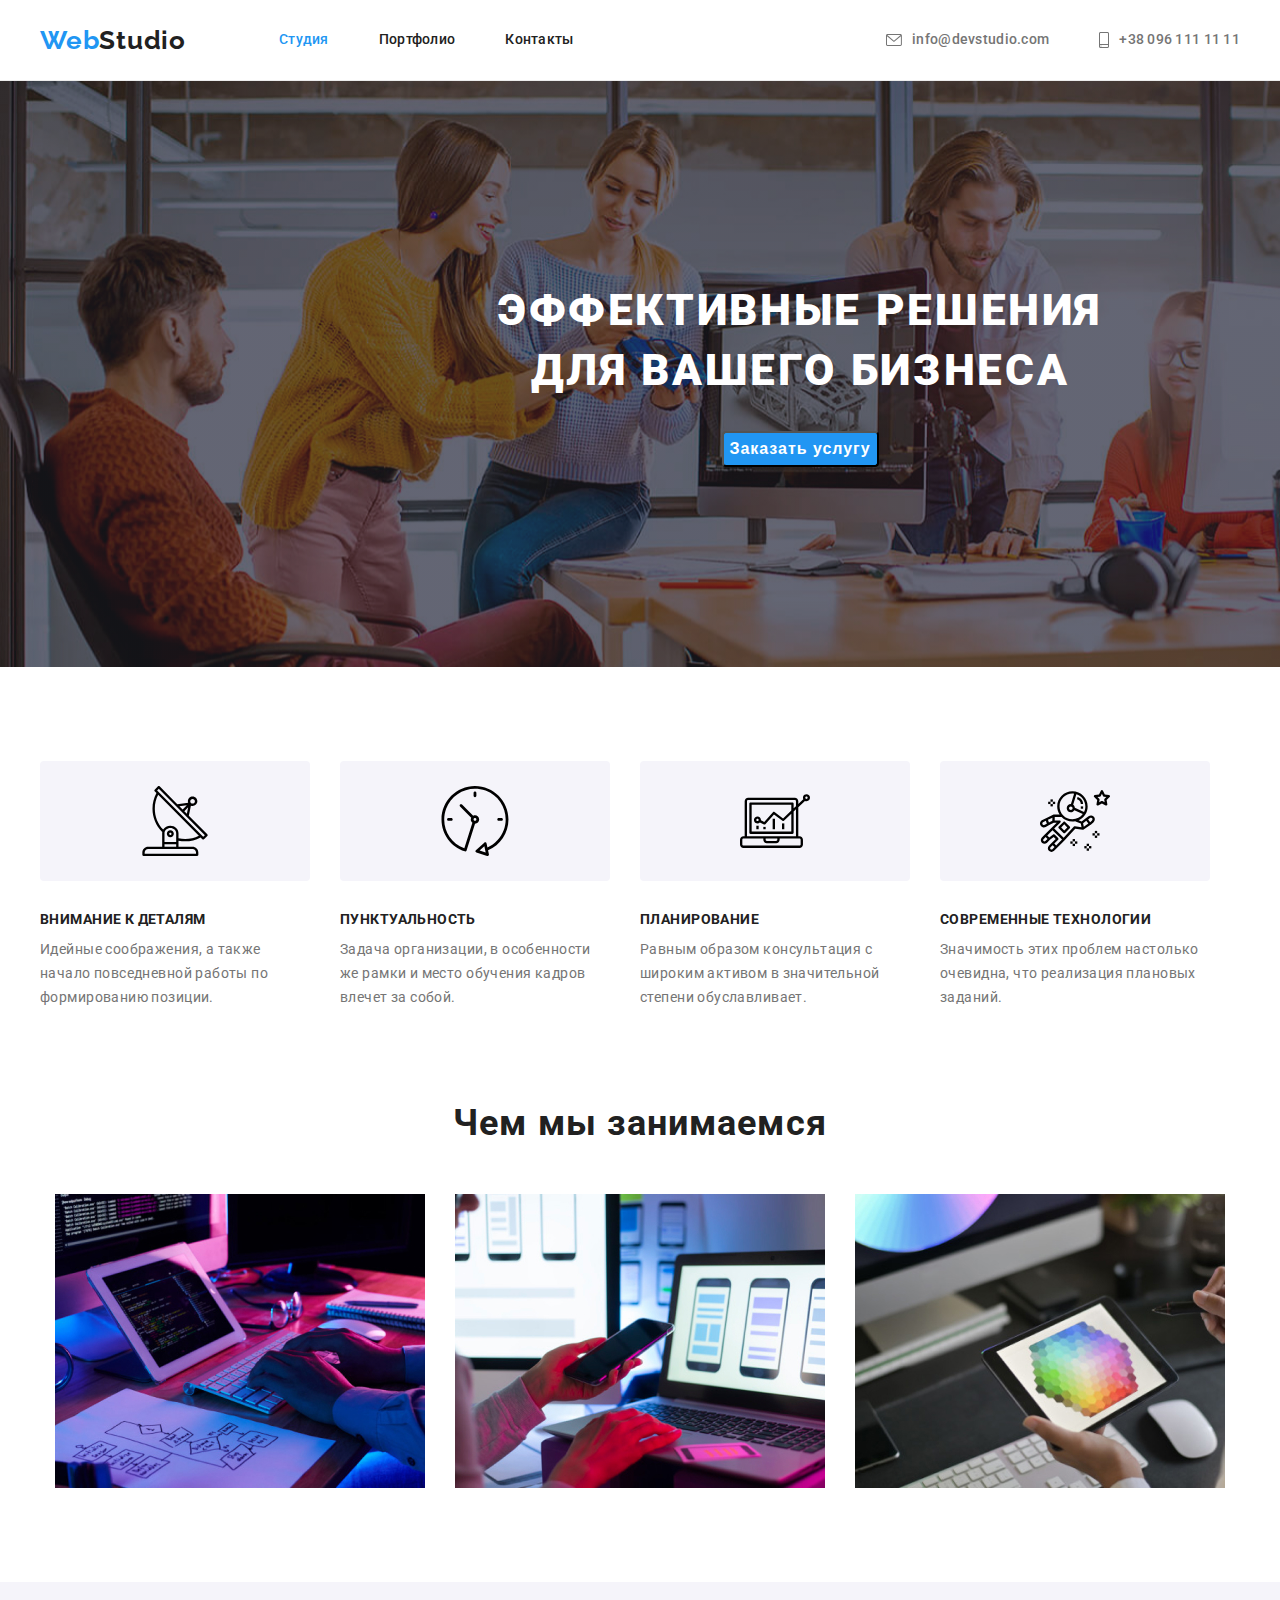
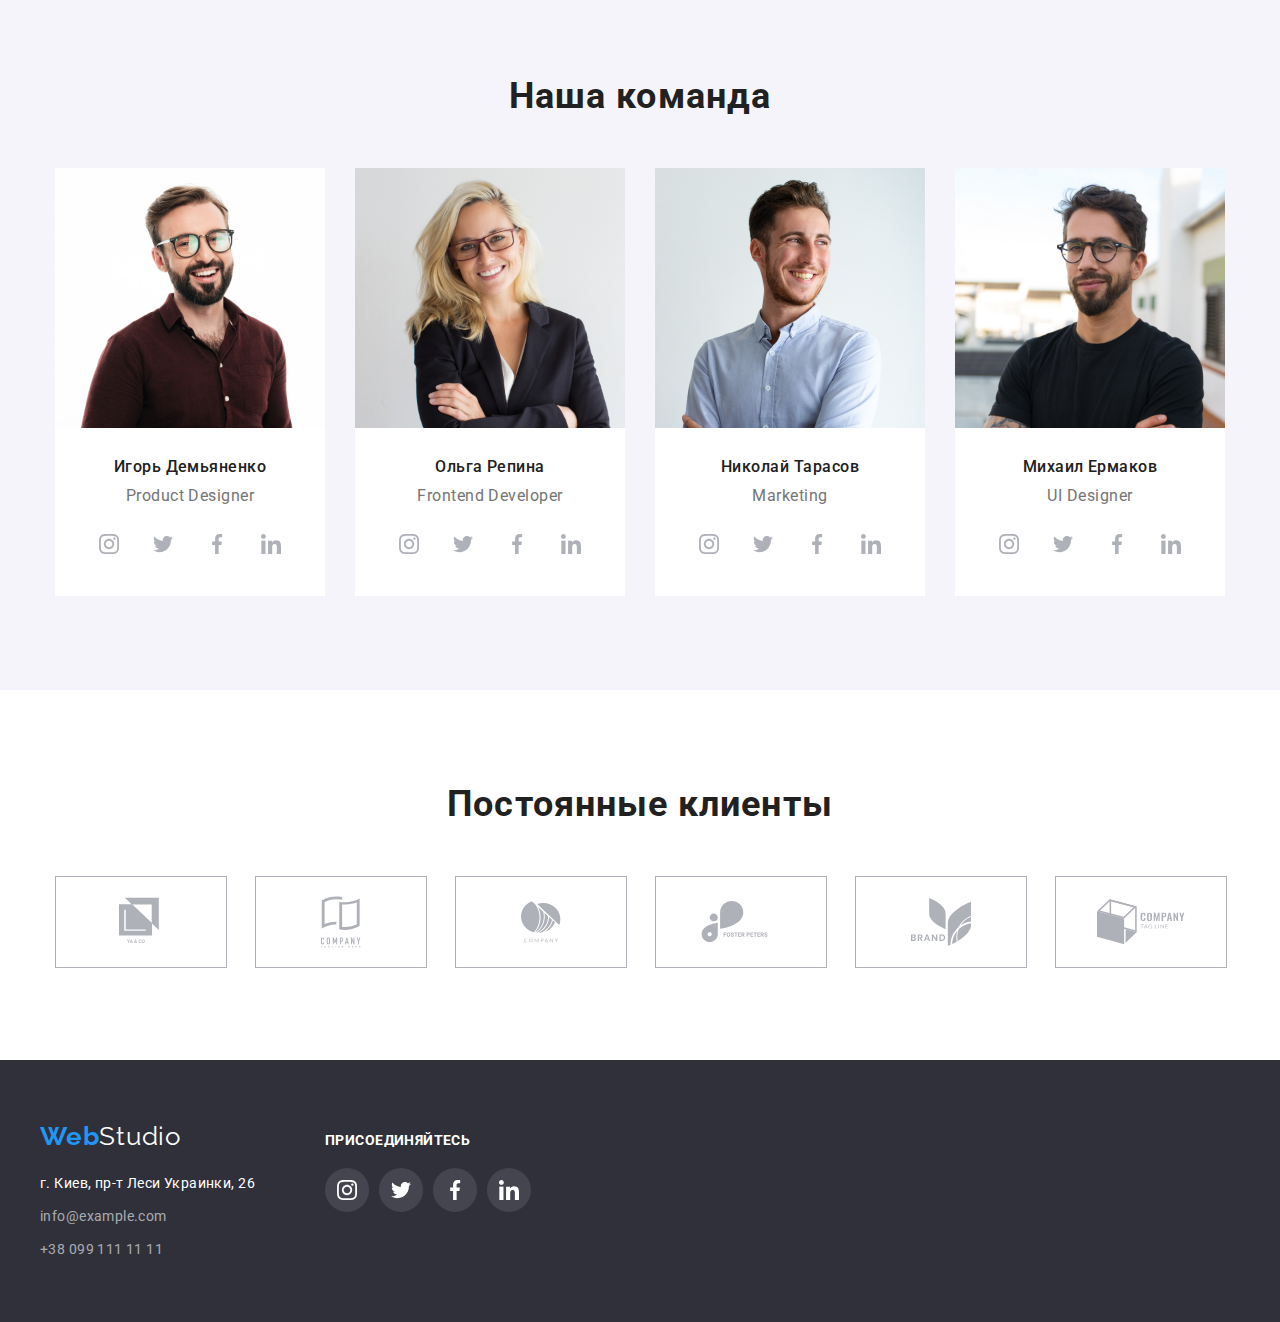
<file: index.html>
<!DOCTYPE html>
<html lang="ru">

<head>
    <meta charset="UTF-8">
    <meta name="viewport" content="width=device-width, initial-scale=1.0">
    <title>WebStudio</title>
    <link rel="preconnect" href="https://fonts.gstatic.com">
    <link href="https://fonts.googleapis.com/css2?family=Raleway:wght@700&family=Roboto:wght@400;500;700;900&display=swap" rel="stylesheet">
    <link rel="stylesheet" href="https://cdnjs.cloudflare.com/ajax/libs/modern-normalize/1.0.0/modern-normalize.min.css"
        integrity="sha512-ISS7cAi1PEhQ8jnbJpJZMd29NlhNj4AWYyLOSp2CE/CsHxTCu+r+t0D2yoJudVrd0/8fTVPUVDzY5Tvli75u/g=="
        crossorigin="anonymous" />
    <link rel="stylesheet" href="./css/style.css">
</head>

<body class="body">
    <header class="header">
       <div class="container main-nav">
        
        <nav class="nav">
            <a class="logo-link" href="./index.html"><span class="logo">Web</span><span class="logo-black">Studio</span></a>    
           <ul class="site-nav list">
                    <li class="item"><a href="./index.html" class="link current">Студия</a></li>
                    <li class="item"><a href="./portfolio.html" class="link">Портфолио</a></li>
                    <li class="item"><a href="" class="link">Контакты</a></li>
           </ul>
            
        </nav>
        <ul class="site-nav-mail"> 
            <li class="item">
                <a class="contact-link" href="mailto:info@devstudio.com">
                <svg class="icon-email" width="16" height="12">
                    <use href="./images/sprite.svg#icon-email"></use>
                </svg>info@devstudio.com</a>
            </li>
            <li class="item"><a class="contact-link" href="tel:+380991111111">
                <svg class="icon-email" width="10" height="16">
                    <use href="./images/sprite.svg#icon-smartphone"></use>
                </svg>+38 096 111 11 11</a>
            </li>
        </ul>
       </div>
        
    </header>

    <main class="main">
        <section class="hero">
           <div class="main-hero">
                <h1 class="hero-title">Эффективные решения<br> для вашего бизнеса</h1>
                <button class="hero-button" type="button">Заказать услугу</button>
                
           </div>
        </section>
        
        <section class="feature-list">
            <div class="container">
                <ul>
                    <li class="item">
                        <div class="feature-svg">
                            <svg width="70px" height="70px">
                                <use href="./images/sprite.svg#icon-antenna-1"></use>
                            </svg>
                        </div>
                        <h3 class="title">Внимание к деталям</h3>
                        <p class="text">Идейные соображения, а также начало повседневной работы по формированию позиции.</p>
                    </li>
                    <li class="item">
                        <div class="feature-svg">
                            <svg width="70px" height="70px">
                                <use href="./images/sprite.svg#icon-clock-1"></use>
                            </svg>
                        </div>
                        <h3 class="title">Пунктуальность</h3>
                        <p class="text">Задача организации, в особенности же рамки и место обучения кадров влечет за собой.</p>
                    </li>
                    <li class="item">
                        <div class="feature-svg">
                            <svg width="70px" height="70px">
                                <use href="./images/sprite.svg#icon-diagram-1"></use>
                            </svg>
                        </div>
                        <h3 class="title">Планирование</h3>
                        <p class="text">Равным образом консультация с широким активом в значительной степени обуславливает.</p>
                    </li>
                    <li class="item">
                        <div class="feature-svg">
                            <svg width="70px" height="70px">
                                <use href="./images/sprite.svg#icon-astronaut-1"></use>
                            </svg>
                        </div>
                        <h3 class="title">Современные технологии</h3>
                        <p class="text">Значимость этих проблем настолько очевидна, что реализация плановых заданий.</p>
                    </li>
                </ul>
            </div>
        </section>
        <section class="work-list-foto">
            <div class="container">
                <h2 class="work-title">Чем мы занимаемся</h2>
                <ul class="work-ul">
                    <li class="item"><img src="./images/img.jpg" alt="work" width=370 height="294">
                    </li>
                    <li class="item"><img src="./images/img(1).jpg" alt="work1" width=370 height="294">
                    </li>
                    <li class="item"><img src="./images/img(2).jpg" alt="work2" width=370 height="294">
                    </li>
                </ul>
            </div>
        </section>
        
        <section class="work-team">
            <div class="taem-div container">
                <h2 class="work-title">Наша команда</h2>
                <ul class="team-ul">
                    <li class="item"><img src="./images/IgorDemyan.jpg" alt="IgorDemyan" width=270>
                        <div class="work-item-div">
                            <h3 class="name-team">Игорь Демьяненко</h3>
                            <p lang="en" class="team-profession">Product Designer</p>
                            <ul class="social-list">
                                <li class="social-list-item">
                                    <a href="" class="social-list-link">
                                        <svg class="social-list-icon">
                                            <use href="./images/sprite.svg#icon-instagram-2"></use>
                                        </svg>
                                    </a></li>
                                <li class="social-list-item">
                                    <a href="" class="social-list-link">
                                        <svg class="social-list-icon">
                                            <use href="./images/sprite.svg#icon-twitter-1"></use>
                                        </svg>
                                    </a></li>
                                <li class="social-list-item">
                                    <a href="" class="social-list-link">
                                        <svg class="social-list-icon">
                                            <use href="./images/sprite.svg#icon-facebook-1"></use>
                                        </svg>
                                    </a></li>
                                <li class="social-list-item">
                                    <a href="" class="social-list-link">
                                        <svg class="social-list-icon">
                                            <use href="./images/sprite.svg#icon-linkedin-1"></use>
                                        </svg>
                                    </a></li>
                            </ul>
                            
                        
                        </div>
                    </li>
                    <li class="item"><img src="./images/OlgaRepina.jpg" alt="OlgaRepina" width=270>
                        <div class="work-item-div">
                            <h3 class="name-team">Ольга Репина</h3>
                            <p lang="en" class="team-profession">Frontend Developer</p>
                            <ul class="social-list">
                                <li class="social-list-item">
                                    <a href="" class="social-list-link">
                                        <svg class="social-list-icon">
                                            <use href="./images/sprite.svg#icon-instagram-2"></use>
                                        </svg>
                                    </a></li>
                                <li class="social-list-item">
                                    <a href="" class="social-list-link">
                                        <svg class="social-list-icon">
                                            <use href="./images/sprite.svg#icon-twitter-1"></use>
                                        </svg>
                                    </a></li>
                                <li class="social-list-item">
                                    <a href="" class="social-list-link">
                                        <svg class="social-list-icon">
                                            <use href="./images/sprite.svg#icon-facebook-1"></use>
                                        </svg>
                                    </a></li>
                                <li class="social-list-item">
                                    <a href="" class="social-list-link">
                                        <svg class="social-list-icon">
                                            <use href="./images/sprite.svg#icon-linkedin-1"></use>
                                        </svg>
                                    </a></li>
                            </ul>
                        </div>
                    </li>
                    <li class="item"><img src="./images/NikolayTarasov.jpg" alt="NikolayTarasov" width=270>
                        <div class="work-item-div">
                            <h3 class="name-team">Николай Тарасов</h3>
                            <p lang="en" class="team-profession">Marketing</p>
                            <ul class="social-list">
                                <li class="social-list-item">
                                    <a href="" class="social-list-link">
                                        <svg class="social-list-icon">
                                            <use href="./images/sprite.svg#icon-instagram-2"></use>
                                        </svg>
                                    </a></li>
                                <li class="social-list-item">
                                    <a href="" class="social-list-link">
                                        <svg class="social-list-icon">
                                            <use href="./images/sprite.svg#icon-twitter-1"></use>
                                        </svg>
                                    </a></li>
                                <li class="social-list-item">
                                    <a href="" class="social-list-link">
                                        <svg class="social-list-icon">
                                            <use href="./images/sprite.svg#icon-facebook-1"></use>
                                        </svg>
                                    </a></li>
                                <li class="social-list-item">
                                    <a href="" class="social-list-link">
                                        <svg class="social-list-icon">
                                            <use href="./images/sprite.svg#icon-linkedin-1"></use>
                                        </svg>
                                    </a></li>
                            </ul>
                        </div>
                    </li>
                    <li class="item"><img src="./images/MihailErmakov.jpg" alt="MihailErmakov" width=270>
                        <div class="work-item-div">
                            <h3 class="name-team">Михаил Ермаков</h3>
                            <p lang="en" class="team-profession">UI Designer</p>
                            <ul class="social-list">
                                <li class="social-list-item">
                                    <a href="" class="social-list-link">
                                        <svg class="social-list-icon">
                                            <use href="./images/sprite.svg#icon-instagram-2"></use>
                                        </svg>
                                    </a></li>
                                <li class="social-list-item">
                                    <a href="" class="social-list-link">
                                        <svg class="social-list-icon">
                                            <use href="./images/sprite.svg#icon-twitter-1"></use>
                                        </svg>
                                    </a></li>
                                <li class="social-list-item">
                                    <a href="" class="social-list-link">
                                        <svg class="social-list-icon">
                                            <use href="./images/sprite.svg#icon-facebook-1"></use>
                                        </svg>
                                    </a></li>
                                <li class="social-list-item">
                                    <a href="" class="social-list-link">
                                        <svg class="social-list-icon">
                                            <use href="./images/sprite.svg#icon-linkedin-1"></use>
                                        </svg>
                                    </a></li>
                            </ul>
                        </div>
                    </li>
                </ul>
            </div>
                
        </section>
        <section class="regular-customers">
            <div class="customers-div">
                <h2 class="work-title">Постоянные клиенты</h2>
                <ul class="customers-ul">
                    <li class="customers-item">
                        <a class="customers-svg" href="">
                            <svg class="customers-logo" width="44" height="50">
                                <use href="./images/sprite.svg#icon-logo-1"></use>
                            </svg>
                        </a>
                    </li>
                    <li class="customers-item">
                        <a class="customers-svg" href="">
                            <svg class="customers-logo" width="40" height="52">
                                <use href="./images/sprite.svg#icon-logo-2"></use>
                            </svg>
                        </a>
                    </li>
                    <li class="customers-item">
                        <a class="customers-svg" href="">
                            <svg class="customers-logo" width="40" height="42">
                                <use href="./images/sprite.svg#icon-logo-3"></use>
                            </svg>
                        </a>
                    </li>
                    <li class="customers-item">
                        <a class="customers-svg" href="">
                            <svg class="customers-logo" width="82" height="42">
                                <use href="./images/sprite.svg#icon-logo-4"></use>
                            </svg>
                        </a>
                    </li>
                    <li class="customers-item">
                        <a class="customers-svg" href="">
                            <svg class="customers-logo" width="60" height="48">
                                <use href="./images/sprite.svg#icon-logo-5"></use>
                            </svg>
                        </a>
                    </li>
                    <li class="customers-item">
                        <a class="customers-svg" href="">
                            <svg class="customers-logo" width="88" height="46">
                                <use href="./images/sprite.svg#icon-logo-6"></use>
                            </svg>
                        </a>
                    </li>
                </ul>
            </div>

        </section>
        
    </main>
    <footer class="footer">
        <div class="footer-div">
            <div class="footer-link-div">
                <a class="logo-link" href="./index.html"><span class="logo">Web</span><span class="logo-footer">Studio</span></a> 

                <address class="address">
                    <ul class="address-ul">
                        <li class="adress-li"><a href="https://goo.gl/maps/XajfWDtzmyo4P4pL7" target="blanck" rel="noopener nooreferrer" class="footer-addres">г. Киев, пр-т Леси Украинки, 26</a></li>
                        <li class="adress-li"><a href="mailto:info@example.com" class="footer-info">info@example.com</a></li>
                        <li class="adress-li"><a href="tel:+380991111111" class="footer-info">+38 099 111 11 11</a></li>
                    </ul>
            
            
                </address>
            </div>
            <div class="footer-social-div">
                <h2 class="footer-text-title">Присоединяйтесь</h2>
                <ul class="footer-social-list">
                    <li class="footer-social-list-item">
                        <a href="" class="footer-social-list-link">
                            <svg class="footer-social-list-icon">
                                <use href="./images/sprite.svg#icon-instagram-2"></use>
                            </svg>
                        </a></li>
                    <li class="footer-social-list-item">
                        <a href="" class="footer-social-list-link">
                            <svg class="footer-social-list-icon">
                                <use href="./images/sprite.svg#icon-twitter-1"></use>
                            </svg>
                        </a></li>
                    <li class="footer-social-list-item">
                        <a href="" class="footer-social-list-link">
                            <svg class="footer-social-list-icon">
                                <use href="./images/sprite.svg#icon-facebook-1"></use>
                            </svg>
                        </a></li>
                    <li class="footer-social-list-item">
                        <a href="" class="footer-social-list-link">
                            <svg class="footer-social-list-icon">
                                <use href="./images/sprite.svg#icon-linkedin-1"></use>
                            </svg>
                        </a></li>
                    </ul>
            </div>
        </div>

    </footer>
</body>

</html>
</file>
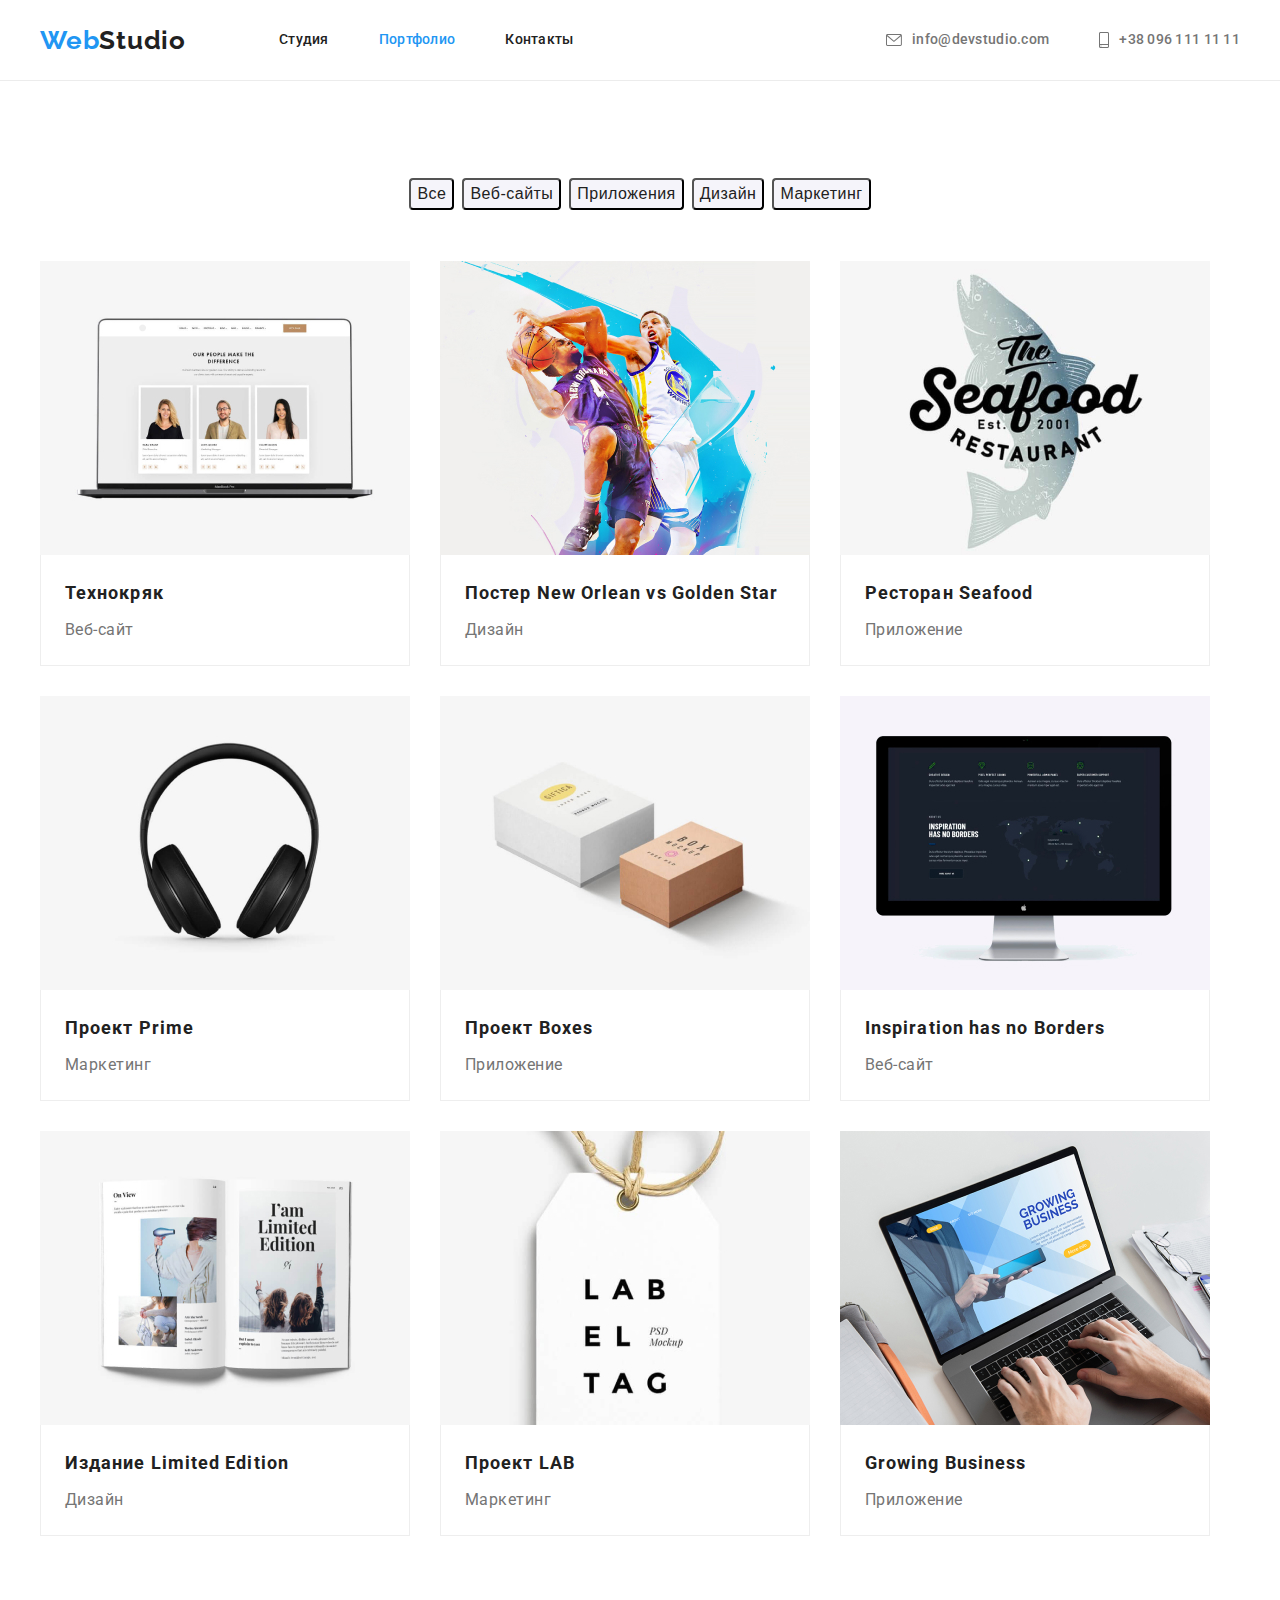
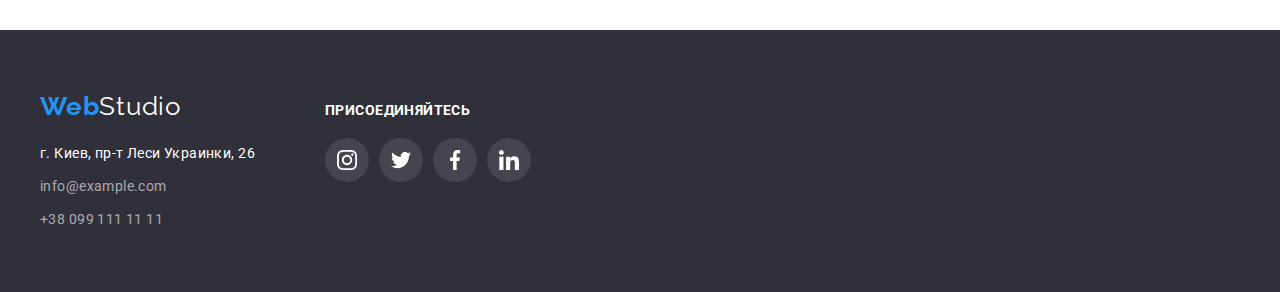
<file: portfolio.html>
<!DOCTYPE html>
<html lang="ru">

<head>
    <meta charset="UTF-8">
    <meta name="viewport" content="width=device-width, initial-scale=1.0">
    <title>Portfolio</title>
    <link rel="preconnect" href="https://fonts.gstatic.com">
    <link href="https://fonts.googleapis.com/css2?family=Raleway:wght@700&family=Roboto:wght@400;500;700;900&display=swap" rel="stylesheet">
    <link rel="stylesheet" href="https://cdnjs.cloudflare.com/ajax/libs/modern-normalize/1.0.0/modern-normalize.min.css"
        integrity="sha512-ISS7cAi1PEhQ8jnbJpJZMd29NlhNj4AWYyLOSp2CE/CsHxTCu+r+t0D2yoJudVrd0/8fTVPUVDzY5Tvli75u/g=="
        crossorigin="anonymous" />
    <link rel="stylesheet" href="./css/style.css">
</head>

<body class="body">
     <header class="header">
       <div class="container main-nav">
        
        <nav class="nav">
            <a class="logo-link" href="./index.html"><span class="logo">Web</span><span class="logo-black">Studio</span></a>    
           <ul class="site-nav list">
                    <li class="item"><a href="./index.html" class="link">Студия</a></li>
                    <li class="item"><a href="./portfolio.html" class="link current">Портфолио</a></li>
                    <li class="item"><a href="" class="link">Контакты</a></li>
           </ul>
            
        </nav>
        <ul class="site-nav-mail"> 
            <li class="item">
                <a class="contact-link" href="mailto:info@devstudio.com">
                <svg class="icon-email" width="16" height="12">
                    <use href="./images/sprite.svg#icon-email"></use>
                </svg>info@devstudio.com</a>
            </li>
            <li class="item"><a class="contact-link" href="tel:+380991111111">
                <svg class="icon-email" width="10" height="16">
                    <use href="./images/sprite.svg#icon-smartphone"></use>
                </svg>+38 096 111 11 11</a>
            </li>
        </ul>
       </div>
        
    </header>
    <main class="main-portfolio">
        <section class="portfolio">
            <div class="btn-div-portfolio">
            <h1 hidden>Портфолио</h1>
            
                <ul class="button-ul">
                    <li class="item"><button type="button" class="button-portfolio">Все</button></li>
                    <li class="item"><button type="button" class="button-portfolio">Веб-сайты</button></li>
                    <li class="item"><button type="button" class="button-portfolio">Приложения</button></li>
                    <li class="item"><button type="button" class="button-portfolio">Дизайн</button></li>
                    <li class="item"><button type="button" class="button-portfolio">Маркетинг</button></li>
                </ul>
            
                
            
            <ul class="portfolio-ul">
                    <li class="portfolio-li">
                        <img class="img-class" src="./pagePortfolio/Tehnoktyak.jpg" alt="Техноряк" width=370 height=294>
                            <div class="portfolio-li-div">
                                <h2 class="title-portfolio">Технокряк</h2>
                                <p class="text">Веб-сайт</p>
                            </div>
                    </li>
                    <li class="portfolio-li">
                        <img class="img-class" src="./pagePortfolio/NewOrlean.jpg" alt="Постер New Orlean vs Golden Star" width=370 height=294>
                            <div class="portfolio-li-div">
                                <h2 class="title-portfolio">Постер New Orlean vs Golden Star</h2>
                                <p class="text">Дизайн</p>
                            </div>
                    </li>
                    <li class="portfolio-li">
                        <img class="img-class" src="./pagePortfolio/RestoranSeafood.jpg" alt="Ресторан Seafood" width=370 height=294>
                            <div class="portfolio-li-div">
                                <h2 class="title-portfolio">Ресторан Seafood</h2>
                                <p class="text">Приложение</p>
                            </div>
                    </li>
                    <li class="portfolio-li">
                        <img class="img-class" src="./pagePortfolio/ProjectPrime.jpg" alt="Проект Prime" width=370 height=294>
                            <div class="portfolio-li-div">
                                <h2 class="title-portfolio">Проект Prime</h2>
                                <p class="text">Маркетинг</p>
                            </div>
                    </li>
                    <li class="portfolio-li">
                        <img class="img-class" src="./pagePortfolio/ProjektBoxes.jpg" alt="Проект Boxes" width=370 height=294>
                            <div class="portfolio-li-div">
                                <h2 class="title-portfolio">Проект Boxes</h2>
                                <p class="text">Приложение</p>
                            </div>
                    </li>
                    <li class="portfolio-li">
                        <img class="img-class" src="./pagePortfolio/InstuctionBorders.jpg" alt="Inspiration has no Borders" width=370 height=294>
                            <div class="portfolio-li-div">
                                <h2 class="title-portfolio">Inspiration has no Borders</h2>
                                <p class="text">Веб-сайт</p>
                            </div>
                    </li>
                    <li class="portfolio-li">
                        <img class="img-class" src="./pagePortfolio/LimitesEdition.jpg" alt="Издание Limited Edition" width=370 height=294>
                            <div class="portfolio-li-div">
                                <h2 class="title-portfolio">Издание Limited Edition</h2>
                                <p class="text">Дизайн</p>
                            </div>
                    </li>
                    <li class="portfolio-li">
                        <img class="img-class" src="./pagePortfolio/ProjectLab.jpg" alt="Проект LAB" width=370 height=294>
                            <div class="portfolio-li-div">
                                <h2 class="title-portfolio">Проект LAB</h2>
                                <p class="text">Маркетинг</p>
                            </div>
                    </li>
                    <li class="portfolio-li">
                        <img class="img-class" src="./pagePortfolio/GrowingBusiness.jpg" alt="Growing Business" width=370 height=294>
                            <div class="portfolio-li-div">
                                <h2 class="title-portfolio">Growing Business</h2>
                                <p class="text">Приложение</p>
                            </div>
                    </li>
                </ul>
            </div>
        </section>

    </main>
    <footer class="footer">
        <div class="footer-div">
            <div class="footer-link-div">
                <a class="logo-link" href="./index.html"><span class="logo">Web</span><span class="logo-footer">Studio</span></a> 

                <address class="address">
                    <ul class="address-ul">
                        <li class="adress-li"><a href="https://goo.gl/maps/XajfWDtzmyo4P4pL7" target="blanck" rel="noopener nooreferrer" class="footer-addres">г. Киев, пр-т Леси Украинки, 26</a></li>
                        <li class="adress-li"><a href="mailto:info@example.com" class="footer-info">info@example.com</a></li>
                        <li class="adress-li"><a href="tel:+380991111111" class="footer-info">+38 099 111 11 11</a></li>
                    </ul>
                </address>
            </div>
            <div class="footer-social-div">
                <h2 class="footer-text-title">Присоединяйтесь</h2>
                <ul class="footer-social-list">
                    <li class="footer-social-list-item">
                        <a href="" class="footer-social-list-link">
                            <svg class="footer-social-list-icon">
                                <use href="./images/sprite.svg#icon-instagram-2"></use>
                            </svg>
                        </a></li>
                    <li class="footer-social-list-item">
                        <a href="" class="footer-social-list-link">
                            <svg class="footer-social-list-icon">
                                <use href="./images/sprite.svg#icon-twitter-1"></use>
                            </svg>
                        </a></li>
                    <li class="footer-social-list-item">
                        <a href="" class="footer-social-list-link">
                            <svg class="footer-social-list-icon">
                                <use href="./images/sprite.svg#icon-facebook-1"></use>
                            </svg>
                        </a></li>
                    <li class="footer-social-list-item">
                        <a href="" class="footer-social-list-link">
                            <svg class="footer-social-list-icon">
                                <use href="./images/sprite.svg#icon-linkedin-1"></use>
                            </svg>
                        </a></li>
                    </ul>
            </div>
        </div>

    </footer>



</body>
</html>
</file>
<file: css/style.css>
/*цвет основного текста #212121, 100 % */

/* вторичный цвет #757575, 100 % */

/*акцент #2196F3 */
/* белый цвет #FFFFFF */
/* фон для сотрудников #F5F4FA */
/* фон для первой части и для подвала #2F303A */
 
:root {
    --primary-text-color: #212121;
    --title-text-color: #757575;
    --accent-color: #2196F3;
    --white-color: #ffffff;
    --back-color: #2f303a;
    --backgroundcolor-team: #f5f4fa;
    --color-svg:#AFB1B8;
    --color-info: rgba(255, 255, 255, 0.6)
}
h1,
h2,
h3,
h4,
h5,
h6,
p {
    margin: 0;
}
body {
    
    color: var(--praimary-text-color);
    background-color: var(--white-color);
    font-family: 'Roboto', sans-serif;
    letter-spacing: 0.03em;
    margin: 0;
    padding: 0;
}

ul {
    list-style: none;
    margin: 0;
    padding: 0; 
} 
a {
    text-decoration: none;
    margin: 0;
    padding: 0;
}
img{
    display: block;
}
.link{
    text-decoration: none;
}

.hero {
    width: 1600px;
    display: flex;
    margin: 0 auto;
    justify-content: center;
    align-items: center;
    background-repeat: no-repeat;
    background-size: cover;
    background-image: linear-gradient(rgba(47, 48, 58, 0.4),
     rgba(47, 48, 58, 0.4)),
      url(../images/Herobg.jpg);
    background-color: var(--back-color);
    
}
.main-hero{
    padding-top:200px;
    padding-bottom: 200px;
 }
.container{
    width: 1200px;
    padding-left: 15px;
    padding-right: 15px;
    margin: 0 auto;
}
/* logo link */
.logo-link {

    font-family: 'Raleway', sans-serif;
    font-style: normal;
    font-weight: 700;
    font-size: 26px;
    line-height: 1.19;
    letter-spacing: 0.03em;
    color: var(--accent-color);
}
.logo{
    
    color: var(--accent-color);
}
.logo-black{
    
    color: var(--primary-text-color);
}

/* body site */
.body{
    
    margin: 0 auto;
}

/* block Heder */
 .header{
    border-bottom: 1px solid #ECECEC;
    /* width: 1600px; */
    margin: 0 auto;

}
/* NAV */
.nav{
    display: flex;
    justify-items: center;
    align-items: center;
}
/* container (flex) */
.main-nav{
    display: flex;
    align-items: center;
    justify-content: center;
    /* width: 1200px;
    padding-left: 15px;
    padding-right: 15px;
    margin: 0 auto; */
}

/* site-nav */
.site-nav{
    display: flex;
    margin-left: 93px;
}

.site-nav .item:not(:last-child){
    margin-right: 50px;
}
.site-nav .link{
    display: block;
    padding-top: 32px;
    padding-bottom: 32px;

    font-weight: 500;
    font-size: 14px;
    line-height: 1.14;
    letter-spacing: 0.02em;
    color: var(--primary-text-color);
    
    
} 

.site-nav .link:hover,
.site-nav .link:focus {
    color: var(--accent-color);
}
 .site-nav .link.current{
    color: var(--accent-color);
}
/* site-nav mail */

.contact-link {
    display: flex;
    align-items: center;
    padding-top: 32px;
    padding-bottom: 32px;
    font-weight: 500;
    font-size: 14px;
    line-height: 1.14;
    letter-spacing: 0.02em;
    color: var(--title-text-color);
}

.site-nav-mail{
    display: flex;
    margin-left: auto;
}
.site-nav-mail .item:not(:first-child){
  
    margin-left: 50px;
    
}
/* .site-nav-mail-div{
    display: flex;
    align-items: center;
    justify-content: center;
    margin-right: 50px;
    

}  */
.icon-email{
    
    margin-right: 10px;
    fill: var(--title-text-color);
}

.contact-link:hover svg,
.contact-link:focus svg {
    fill: var(--accent-color);
}

.contact-link:hover,
.contact-link:focus {
    color: var(--accent-color);
}

/* section hero title */
.hero-div{
    padding-left: 15px;
    padding-right: 15px;
    margin: 0 auto;
    width: 1200px;
}
.hero-title{
    color: var(--white-color);
    width: 696px;
    margin-bottom: 30px;
    
    font-weight: 900;
    font-size: 44px;
    line-height: 1.36;
    letter-spacing: 0.06em;
    text-align: center;
    text-transform: uppercase;
}
/* .button-div{
    padding-top: 30px;
}  */
/* class IMG */
.img-class{
    display: block;
}

/* button */

.hero-button {

    font-weight: 700;
    font-size: 16px;
    line-height: 1.87;
    display: flex;
    align-items: center;
    text-align: center;
    letter-spacing: 0.06em;
    cursor: pointer;
    margin: 0 auto;
    color: var(--white-color);
    background-color: var(--accent-color);
    box-shadow: 0px 4px 4px rgba(0, 0, 0, 0.15);
    border-radius: 4px;
    
}
/* section feature */
.feature-list{
    padding-top: 94px;
        
}
.feature-list .item:not(:last-child) {
    margin-right: 30px;
}
.feature-list ul{
    display: flex;
    flex-wrap: wrap;
    
    
}
.feature-list .item {
    width: 270px;
   
}
/* IMG icon SVG */
.feature-svg{
    display: flex;
    align-items: center;
    justify-content: center;
    width: 270px;
    height: 120px;
    background: #f5f4fa;
    border-radius: 4px;
    margin-bottom: 30px;
}

/* ===========END========== */
.feature-list .title{
    font-family: Roboto;
    font-style: normal;
    font-weight: bold;
    font-size: 14px;
    line-height: 16px;
    letter-spacing: 0.03em;
    text-transform: uppercase;
    color: var(--primary-text-color);
}
.feature-list .text{
    margin-top: 10px;
    font-family: Roboto;
    font-style: normal;
    font-weight: normal;
    font-size: 14px;
    line-height: 24px;
    
    letter-spacing: 0.03em;
}
.text{
    font-weight: 400;
    font-size: 14px;
    line-height: 1.71;
    letter-spacing: 0.03em;
    color: var(--title-text-color);
}
.title {
    font-weight: 700;
    font-size: 14px;
    line-height: 1.14;
    letter-spacing: 0.03em;
    text-transform: uppercase;
    color: var(--primary-text-color);
}
/* work-title */
.work-title{
    
    margin-bottom: 50px;
    font-weight: 700;
    font-size: 36px;
    line-height: 1.16;
    text-align: center;
    letter-spacing: 0.03em;
    color: var(--primary-text-color);
}
.work-list-foto{
    padding-top: 94px;
    padding-bottom: 94px;
    
}
.work-list-foto .item:not(:last-child) {
    margin-right: 30px;
    display: block;
}
 .work-list-foto .work-ul {
    display: flex;
    flex-wrap: wrap;
    padding-left: 15px;
    padding-right: 15px;
    margin: 0 auto;
    width: 1200px;
   
}
/* .work-ul{
    
} */
/* social-list */
.social-list-icon{
    width: 20px;
    height: 20px;
    display: flex;
    fill: var(--color-svg);
}
.social-list{
    display: flex;
    align-items: center;
    margin-top: 16px;
    
}
.social-list-link{
    display: flex;
    justify-content: center;
    align-items: center;
    width: 44px;
    height: 44px;
    border-radius: 50%;
    background-color: #FFFFFF;
}
.social-list-link:hover .social-list-icon,
.social-list-link:focus .social-list-icon {
    fill: var(--white-color);
}
.social-list-link:hover,
.social-list-link:focus{
    background-color: var(--accent-color);
}
.social-list-item:not(:last-child){
    margin-right: 10px;
}
/* description team */
.taem-div{
    margin-bottom: 94px;
    margin: 0 auto;
}
.team-ul {
    /* width: 1200px;
    padding-left: 15px;
    padding-right: 15px; */
    display: flex;
    flex-wrap: wrap;
    
    justify-content: center;
    /* margin: 0 auto; */
}
.team-ul .item{
    width: 270px;
    display: block;
    background-color: var(--white-color);
}
.team-ul .item:not(:last-child) {
    margin-right: 30px;
    
}
.work-team{
    padding-top: 94px;
    padding-bottom: 94px;
    background-color: var(--backgroundcolor-team);

}
.work-item-div{
    padding-top: 30px;
    padding-bottom: 30px;
    padding-left: 32px;
    padding-right: 32px;
}

.name-team{
    
    font-weight: 500;
    font-size: 16px;
    line-height: 1.18;
    text-align: center;
    letter-spacing: 0.03em;
    color: var(--primary-text-color);
}
.team-profession{
    margin-top: 10px;
    font-weight: 400;
    font-size: 16px;
    line-height: 1.18;
    text-align: center;
    letter-spacing: 0.03em;
    color: var(--title-text-color);
}
/* about team */
 .team{
    color: var(--primary-text-color);
    background-color: var(--backgroundcolor-team);
} 
/* castomers sections */
.regular-customers{
    padding-top: 94px;
    padding-bottom: 94px;

}
/* .customers-div{
    width: 1200px;
    padding-left: 15px;
    padding-right: 15px;
    margin: 0 auto;
} */
.customers-ul{
    display: flex;
    margin: 0 auto;
    align-items: center;
    justify-content: center;
}
.customers-ul .item:not(:last-child) {
    margin-right: 30px;
}
.customers-item{
    width: 170px;
    height: 90px;
}
.customers-item:not(:last-child) {
    margin-right: 30px;
}
/* logo customers SVG */
.customers-svg {
    display: flex;
    align-items: center;
    justify-content: center;
    cursor: pointer;
    width: 100%;
    height: 100%;
    fill: var(--color-svg);
    border: solid 1px var(--color-svg);
    }

.customers-svg:hover,
.customers-svg:focus {
    fill: var(--accent-color);
    border: solid 1px var(--accent-color);
}
    /*container footer */
.footer{
    background-color: var(--back-color);
    
    justify-content: center;
    display: flex;
}
.footer-div{
    display: inline-flex;
    width: 1200px;
    padding-left: 15px;
    padding-right: 15px;
    margin: 0 auto;
    padding-top: 60px;
    padding-bottom: 60px;
    align-items: baseline;
}
 .footer-link-div{
    margin-right: 70px;
}
.footer-social-div{
    padding-top: 12px;
}
.footer-social-list-icon {
    width: 20px;
    height: 20px;
    display: flex;
    fill: var(--white-color);
}
/* footer-social-list */
.footer-social-list {
    display: flex;
    align-items: center;
    margin-top: 20px;
    
}

.footer-social-list-link {
    display: flex;
    justify-content: center;
    align-items: center;
    width: 44px;
    height: 44px;
    border-radius: 50%;
    background-color: rgba(255, 255, 255, 0.1);
    ;
}

.footer-social-list-link:hover .footer-social-list-icon,
.footer-social-list-link:focus .footer-social-list-icon {
    fill: var(--white-color);
}

.footer-social-list-link:hover,
.footer-social-list-link:focus {
    background-color: var(--accent-color);
}

.footer-social-list-item:not(:last-child) {
    margin-right: 10px;
}
.footer-text-title{
    font-family: Roboto;
    font-style: normal;
    font-weight: bold;
    font-size: 14px;
    line-height: 16px;
    letter-spacing: 0.03em;
    text-transform: uppercase;

    color: #FFFFFF;
}
.address{
    margin-top: 20px;
}
.logo-footer{
    
    font-family: "Raleway", sans-serif;
    font-weight: 400;
    font-size: 26px;
    line-height: 1.2;
    letter-spacing: 0.03em;
    color: var(--white-color);
}
/* .address-ul{
    /* padding-top: 20px; */

.adress-li:not(:first-child) {
    margin-top: 9px;
}
.footer-addres {
    font-style: normal;
    font-weight: 400;
    font-size: 14px;
    line-height: 1.71;
    letter-spacing: 0.03em;
    color: var(--white-color);
}
.footer-info{
    margin-top: 9px;
    font-style: normal;
    font-weight: 400;
    font-size: 14px;
    line-height: 1.71;
    letter-spacing: 0.03em;
    color: var(--color-info);
}
/* main portfolio */
/* .main-portfolio{
    /* padding-top: 94px;
    padding-bottom: 94px; 
} */

/* page portfolio */
.portfolio {
    padding-top: 94px;
    padding-bottom: 94px;
    padding-left: 15px;
    padding-right: 15px;
    margin: 0 auto;
    width: 1200px;
    
    font-weight: 700;
    font-size: 18px;
    line-height: 2;
    letter-spacing: 0.06em;
    color: var(--primary-text-color);
}
.title-portfolio{
    
    font-family: Roboto;
    font-style: normal;
    font-weight: bold;
    font-size: 18px;
    line-height: 36px;
    letter-spacing: 0.06em;
    color: var(--primary-text-color);
}
.portfolio .text {
    
    margin-top: 4px;
    font-weight: 400;
    font-size: 16px;
    line-height: 1.87;
    letter-spacing: 0.03em;
    color: var(--title-text-color);
}
.button-ul{
    display: flex;
    flex-wrap: wrap;
    margin: 0 auto;
} 
.btn-div-portfolio{
    
    display: flex;
    flex-wrap: wrap;
        
}

.button-ul .item:not(:last-child) {
    margin-right: 8px;

}
.button-portfolio{
    font-weight: 500;
    font-size: 16px;
    line-height: 1.62;
    letter-spacing: 0.03em;
    cursor: pointer;
    border-radius: 4px;
    color: var(--praimary-text-color);
    background-color: var(--backgroundcolor-team);

}
.button-portfolio:hover,
.button-portfolio:focus {
   color: var(--white-color);
   background-color: var(--accent-color);
  box-shadow: 0px 3px 1px rgba(0, 0, 0, 0.1),
  0px 1px 2px rgba(0, 0, 0, 0.08),
  0px 2px 2px rgba(0, 0, 0, 0.12);
  border-radius: 4px;
}
.portfolio-ul{
    
    display: flex;
    flex-wrap: wrap;
    margin-top: 50px;
    
}

.portfolio-li {
    width: 370px;
    
    background-color: var(--white-color);
}
.portfolio-li:hover,
.portfolio-li:focus{
    box-sizing: border-box;
    box-shadow: 0px 1px 1px rgba(0, 0, 0, 0.12),
    0px 4px 4px rgba(0, 0, 0, 0.06),
    1px 4px 6px rgba(0, 0, 0, 0.16);
}
.portfolio-li-div{
    padding-bottom: 20px;
    padding-top: 20px;
    padding-left: 24px;
    padding-right: 24px;
    background: #FFFFFF;
    box-sizing: border-box;
    border-right-width: 1px;
    border-right-style: solid;
    border-right-color: #EEEEEE;
    border-left-width: 1px;
    border-left-style: solid;
    border-left-color: #EEEEEE;
    border-bottom-width: 1px;
    border-bottom-style: solid;
    border-bottom-color: #EEEEEE;
}

.portfolio-ul .portfolio-li:not(:last-child){
    margin-right: 30px;
    margin-bottom: 30px;
    

}

.portfolio-ul .portfolio-li:nth-child(3n) {
    margin-right: 0;
}
.portfolio-ul .portfolio-li:nth-last-child(-n + 3) {
    margin-bottom: 0;
}
</file>
